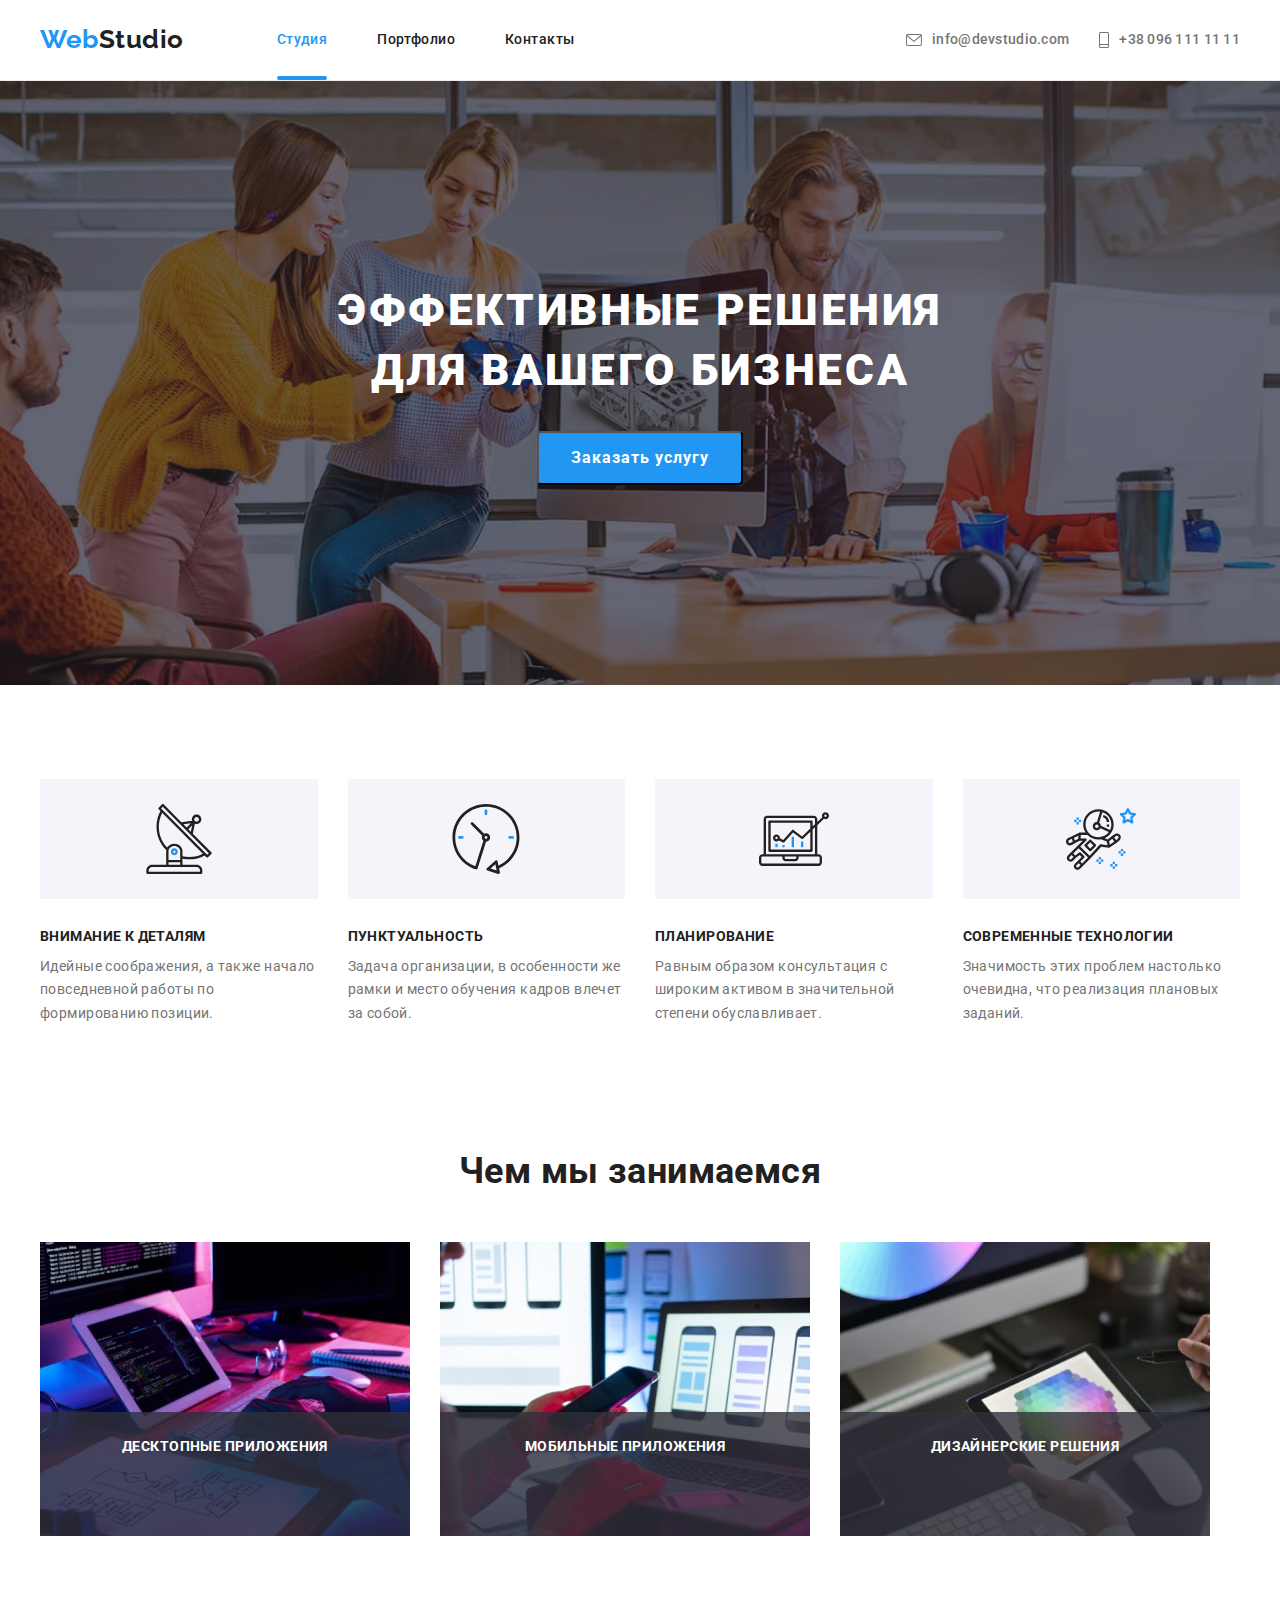
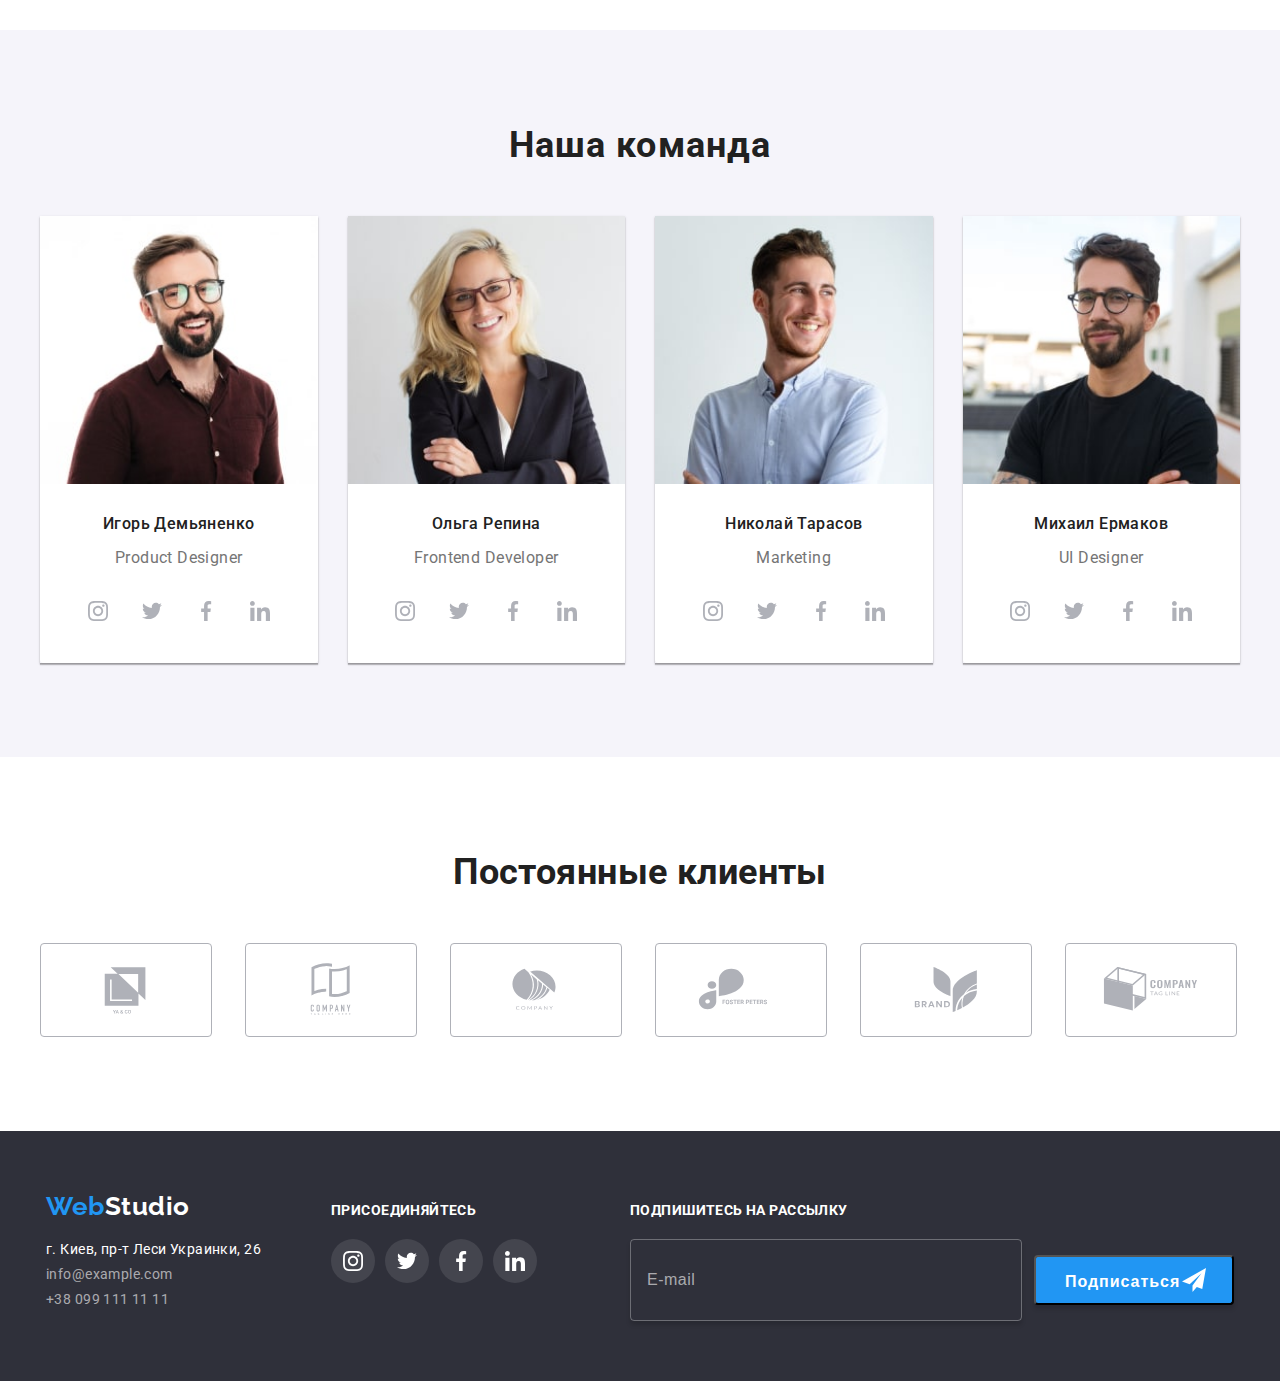
<file: index.html>
<!DOCTYPE html>
<html lang="ru">
  <head>
    <meta charset="UTF-8" />
    <meta name="viewport" content="width=device-width, initial-scale=1.0" />
    <title>Студия</title>
    <link
      rel="stylesheet"
      href="https://cdnjs.cloudflare.com/ajax/libs/modern-normalize/1.1.0/modern-normalize.min.css"
      integrity="sha512-wpPYUAdjBVSE4KJnH1VR1HeZfpl1ub8YT/NKx4PuQ5NmX2tKuGu6U/JRp5y+Y8XG2tV+wKQpNHVUX03MfMFn9Q=="
      crossorigin="anonymous"
      referrerpolicy="no-referrer"
    />
    <link rel="stylesheet" href="./css/main.min.css" />
    <link rel="preconnect" href="https://fonts.googleapis.com" />
    <link rel="preconnect" href="https://fonts.gstatic.com" crossorigin />
    <link
      href="https://fonts.googleapis.com/css2?family=Raleway:wght@700&family=Roboto:wght@400;500;700;900&display=swap"
      rel="stylesheet"
    />
  </head>
  <body>
    <header class="header">
      <div class="container header-container">
        <a href="./index.html" class="logo">Web<span class="logo__studio">Studio</span></a>
        <nav class="header-nav">
            <ul class="list site-nav">
                <li class="item site-nav__item current">
                    <a href="./index.html" class="site-nav__link site-nav__link--active">Студия</a>    
                </li>
                <li class="item site-nav__item">
                    <a href="./portfolio.html" class="site-nav__link">Портфолио</a>
                </li>
                <li class="item site-nav__item">
                    <a href="link" class="site-nav__link">Контакты</a>
                </li>
            </ul>
        </nav>
        <ul class="list contact">
            <li class="item contact__item">
                <a href="mailto:info@devstudio.com" class="contact__link mail">
                    <svg class="contact__icon" width="16" height="12">
                        <use href="./images/icons.svg#letter"></use>
                    </svg>    
                info@devstudio.com
                </a>
            </li>
            <li class="item contact__item">
                <a href="tel:+380961111111" class="contact__link tel">
                    <svg class="contact__icon" width="10" height="16">
                        <use href="./images/icons.svg#tel"></use>
                    </svg>
                +38 096 111 11 11
                </a>
            </li>            
        </ul>
        <button type="button" class="menu-open-btn" data-menu-open>
          <svg
            class="menu-open-icon"
            width="24"
            height="16"
            aria-label="Переключатель мобильного меню"
          >
            <use href="./images/icons.svg#icon-nav-menu"></use>
          </svg>
        </button>
      </div>
      <div class="mob-menu is-hidden" data-menu>
        <div class="container mob-menu-container">
          <div class="mob-menu-top">
            <button type="button" class="menu-close-btn" data-menu-close>
              <svg class="menu-close-icon" width="19" height="19">
                <use href="./images/icons.svg#icon-naw-close"></use>
              </svg>
            </button>
            <ul class="list mob-menu-list">
              <li class="item mob-menu-list__item">
                  <a href="./index.html" class="mob-menu-list__link mob-menu-list__link--active">Студия</a>    
              </li>
              <li class="item mob-menu-list__item">
                  <a href="./portfolio.html" class="mob-menu-list__link">Портфолио</a>
              </li>
              <li class="item mob-menu-list__item">
                  <a href="link" class="mob-menu-list__link">Контакты</a>
              </li>
            </ul>
          </div>
          <div class="mob-menu-bottom">
            <ul class="list mob-contact">
              <li class="item mob-contact__item">
                <a href="tel:+380961111111" class="mob-contact__link-tel">
                +38 096 111 11 11
                </a>
              </li>
              <li class="item mob-contact__item">
                  <a href="mailto:info@devstudio.com" class="mob-contact__link-mail">   
                  info@devstudio.com
                  </a>
              </li> 
            </ul>
            <ul class="list mob-social">
              <li class="item mob-social__item">
                <a class="link mob-social__link" href="" target="_blank" rel="noopener noreferrer">Instagram</a>
              </li>
              <li class="item mob-social__item">
                <a class="link mob-social__link" href="" target="_blank" rel="noopener noreferrer">Twitter</a>
              </li>
              <li class="item mob-social__item">
                <a class="link mob-social__link" href="" target="_blank" rel="noopener noreferrer">Facebook</a>
              </li>
              <li class="item mob-social__item">
                <a class="link mob-social__link" href="" target="_blank" rel="noopener noreferrer">LinkedIn</a>
              </li>
            </ul>
          </div>
        </div>
      </div>
  </header>
    <main>
      <section class="hero">
        <div class="container hero-container">
          <h1 class="hero__title">ЭФФЕКТИВНЫЕ РЕШЕНИЯ ДЛЯ ВАШЕГО БИЗНЕСА</h1>
          <button class="hero__btn" type="button" data-modal-open>
            Заказать услугу
          </button>
        </div>
      </section>
      <section class="feature">
        <div class="container feature-container">
          <h2 class="feature__title visually-hidden">Особенности</h2>
          <ul class="list feature__list">
            <li class="item feature__item icon-antenna">
              <div class="feature__thumb">
                <svg class="feature__icon" width="70" height="70">
                  <use href="./images/icons.svg#antenna"></use>
                </svg>
              </div>
              <h3 class="feature__title-item">ВНИМАНИЕ К ДЕТАЛЯМ</h3>
              <p class="feature__text">
                Идейные соображения, а также начало повседневной работы по
                формированию позиции.
              </p>
            </li>
            <li class="item feature__item icon-clock">
              <div class="feature__thumb">
                <svg class="feature__icon" width="70" height="70">
                  <use href="./images/icons.svg#clock"></use>
                </svg>
              </div>
              <h3 class="feature__title-item">ПУНКТУАЛЬНОСТЬ</h3>
              <p class="feature__text">
                Задача организации, в особенности же рамки и место обучения
                кадров влечет за собой.
              </p>
            </li>
            <li class="item feature__item icon-diagram">
              <div class="feature__thumb">
                <svg class="feature__icon" width="70" height="70">
                  <use href="./images/icons.svg#diagram"></use>
                </svg>
              </div>
              <h3 class="feature__title-item">ПЛАНИРОВАНИЕ</h3>
              <p class="feature__text">
                Равным образом консультация с широким активом в значительной
                степени обуславливает.
              </p>
            </li>
            <li class="item feature__item icon-astronaut">
              <div class="feature__thumb">
                <svg class="feature__icon" width="70" height="70">
                  <use href="./images/icons.svg#astronaut"></use>
                </svg>
              </div>
              <h3 class="feature__title-item">СОВРЕМЕННЫЕ ТЕХНОЛОГИИ</h3>
              <p class="feature__text">
                Значимость этих проблем настолько очевидна, что реализация
                плановых заданий.
              </p>
            </li>
          </ul>
        </div>
      </section>
      <section class="works">
        <div class="container">
          <h2 class="works__title">Чем мы занимаемся</h2>
          <ul class="list works__list">
            <li class="item works__item">
              <div class="works__thumb">
                <img
                  srcset="
                    ./images/works/desktop-1x.jpg 1x,
                    ./images/works/desktop-2x.jpg 2x
                  "
                  src="./images/works/desktop-1x.jpg"
                  alt="создание веб-страниц"
                  width="370"
                  height="294"
                />
                <p class="works__text">ДЕСКТОПНЫЕ ПРИЛОЖЕНИЯ</p>
              </div>
            </li>
            <li class="item works__item">
              <div class="works__thumb">
                <img
                  srcset="
                    ./images/works/mobile-1x.jpg 1x,
                    ./images/works/mobile-2x.jpg 2x
                  "
                  src="./images/works/mobile-1x.jpg"
                  alt="создание мобильных приложений"
                  width="370"
                  height="294"
                />
                <p class="works__text">МОБИЛЬНЫЕ ПРИЛОЖЕНИЯ</p>
              </div>
            </li>
            <li class="item works__item">
              <div class="works__thumb">
                <img
                  srcset="
                    ./images/works/designer-1x.jpg 1x,
                    ./images/works/designer-2x.jpg 2x
                  "
                  src="./images/works/designer-1x.jpg"
                  alt="визуализация приложений"
                  width="370"
                  height="294"
                />
                <p class="works__text">ДИЗАЙНЕРСКИЕ РЕШЕНИЯ</p>
              </div>
            </li>
          </ul>
        </div>
      </section>
      <section class="team">
        <div class="container">
          <h2 class="team__title">Наша команда</h2>
          <ul class="list team-list">
            <li class="item team-list__item">
              <img
                srcset="
                  ./images/team/igor-desk-1x-min.jpg 270w,
                  ./images/team/igor-tab-1x-min.jpg  354w,
                  ./images/team/igor-mob-1x-min.jpg  450w,
                  ./images/team/igor-desk-2x-min.jpg 540w,
                  ./images/team/igor-tab-2x-min.jpg  708w,
                  ./images/team/igor-mob-2x-min.jpg  900w
                "
                sizes="(min-width: 1200px) 270px, (min-width: 768px) 354px, (min-width: 480px) 450px, 100vw"
                src="./images/team/igor-desk-1x-min.jpg"
                alt="мужчина в очках и бордовой рубашке"
                width="270"
                height="260"
              />
              <div class="team-list__card">
                <h3 class="team-list__member">Игорь Демьяненко</h3>
                <p class="team-list__text" lang="en">Product Designer</p>
                <ul class="list team-list__team-social socials">
                  <li class="socials__item">
                    <a href="" class="socials__link">
                      <svg class="socials__icon" width="20" height="20">
                        <use href="./images/icons.svg#instagram"></use>
                      </svg>
                    </a>
                  </li>
                  <li class="socials__item">
                    <a href="" class="socials__link">
                      <svg class="socials__icon" width="20" height="20">
                        <use href="./images/icons.svg#twitter"></use>
                      </svg>
                    </a>
                  </li>
                  <li class="socials__item">
                    <a href="" class="socials__link">
                      <svg class="socials__icon" width="20" height="20">
                        <use href="./images/icons.svg#facebook"></use>
                      </svg>
                    </a>
                  </li>
                  <li class="socials__item">
                    <a href="" class="socials__link">
                      <svg class="socials__icon" width="20" height="20">
                        <use href="./images/icons.svg#linkedin"></use>
                      </svg>
                    </a>
                  </li>
                </ul>
              </div>
            </li>
            <li class="item team-list__item">
              <img
                srcset="
                  ./images/team/olga-desk-1x-min.jpg 270w,
                  ./images/team/olga-tab-1x-min.jpg  354w,
                  ./images/team/olga-mob-1x-min.jpg  450w,
                  ./images/team/olga-desk-2x-min.jpg 540w,
                  ./images/team/olga-tab-2x-min.jpg  708w,
                  ./images/team/olga-mob-2x-min.jpg  900w
                "
                sizes="(min-width: 1200px) 270px, (min-width: 768px) 354px, (min-width: 480px) 450px, 100vw"
                src="./images/team/olga-desk-1x-min.jpg"
                alt="женщина в очках и темном пиджаке блондинка"
                width="270"
                height="260"
              />
              <div class="team-list__card">
                <h3 class="team-list__member">Ольга Репина</h3>
                <p class="team-list__text" lang="en">Frontend Developer</p>
                <ul class="list team-list__team-social socials">
                  <li class="socials__item">
                    <a href="" class="socials__link">
                      <svg class="socials__icon" width="20" height="20">
                        <use href="./images/icons.svg#instagram"></use>
                      </svg>
                    </a>
                  </li>
                  <li class="socials__item">
                    <a href="" class="socials__link">
                      <svg class="socials__icon" width="20" height="20">
                        <use href="./images/icons.svg#twitter"></use>
                      </svg>
                    </a>
                  </li>
                  <li class="socials__item">
                    <a href="" class="socials__link">
                      <svg class="socials__icon" width="20" height="20">
                        <use href="./images/icons.svg#facebook"></use>
                      </svg>
                    </a>
                  </li>
                  <li class="socials__item">
                    <a href="" class="socials__link">
                      <svg class="socials__icon" width="20" height="20">
                        <use href="./images/icons.svg#linkedin"></use>
                      </svg>
                    </a>
                  </li>
                </ul>
              </div>
            </li>
            <li class="item team-list__item">
              <img
                srcset="
                    ./images/team/nik-desk-1x-min.jpg 270w,
                    ./images/team/nik-tab-1x-min.jpg  354w,
                    ./images/team/nik-mob-1x-min.jpg  450w,
                    ./images/team/nik-desk-2x-min.jpg 540w,
                    ./images/team/nik-tab-2x-min.jpg  708w,
                    ./images/team/nik-mob-2x-min.jpg  900w
                    "
                sizes="(min-width: 1200px) 270px, (min-width: 768px) 354px, (min-width: 480px) 450px, 100vw"
                src="./images/team/nik-desk-1x-min.jpg"
                alt="мужчика в голубой рубашке"
                width="270"
                height="260"
              />
              <div class="team-list__card">
                <h3 class="team-list__member">Николай Тарасов</h3>
                <p class="team-list__text" lang="en">Marketing</p>
                <ul class="list team-list__team-social socials">
                  <li class="socials__item">
                    <a href="" class="socials__link">
                      <svg class="socials__icon" width="20" height="20">
                        <use href="./images/icons.svg#instagram"></use>
                      </svg>
                    </a>
                  </li>
                  <li class="socials__item">
                    <a href="" class="socials__link">
                      <svg class="socials__icon" width="20" height="20">
                        <use href="./images/icons.svg#twitter"></use>
                      </svg>
                    </a>
                  </li>
                  <li class="socials__item">
                    <a href="" class="socials__link">
                      <svg class="socials__icon" width="20" height="20">
                        <use href="./images/icons.svg#facebook"></use>
                      </svg>
                    </a>
                  </li>
                  <li class="socials__item">
                    <a href="" class="socials__link">
                      <svg class="socials__icon" width="20" height="20">
                        <use href="./images/icons.svg#linkedin"></use>
                      </svg>
                    </a>
                  </li>
                </ul>
              </div>
            </li>
            <li class="item team-list__item">
              <img
                srcset="
                        ./images/team/mih-desk-1x-min.jpg 270w,
                        ./images/team/mih-tab-1x-min.jpg  354w,
                        ./images/team/mih-mob-1x-min.jpg  450w,
                        ./images/team/mih-desk-2x-min.jpg 540w,
                        ./images/team/mih-tab-2x-min.jpg  708w,
                        ./images/team/mih-mob-2x-min.jpg  900w
                        "
                sizes="(min-width: 1200px) 270px, (min-width: 768px) 354px, (min-width: 480px) 450px, 100vw"
                src="./images/team/mih-desk-1x-min.jpg"
                alt="мужчика в очках и черной футболке"
                width="270"
                height="260"
              />
              <div class="team-list__card">
                <h3 class="team-list__member">Михаил Ермаков</h3>
                <p class="team-list__text" lang="en">UI Designer</p>
                <ul class="list team-list__team-social socials">
                  <li class="socials__item">
                    <a href="" class="socials__link">
                      <svg class="socials__icon" width="20" height="20">
                        <use href="./images/icons.svg#instagram"></use>
                      </svg>
                    </a>
                  </li>
                  <li class="socials__item">
                    <a href="" class="socials__link">
                      <svg class="socials__icon" width="20" height="20">
                        <use href="./images/icons.svg#twitter"></use>
                      </svg>
                    </a>
                  </li>
                  <li class="socials__item">
                    <a href="" class="socials__link">
                      <svg class="socials__icon" width="20" height="20">
                        <use href="./images/icons.svg#facebook"></use>
                      </svg>
                    </a>
                  </li>
                  <li class="socials__item">
                    <a href="" class="socials__link">
                      <svg class="socials__icon" width="20" height="20">
                        <use href="./images/icons.svg#linkedin"></use>
                      </svg>
                    </a>
                  </li>
                </ul>
              </div>
            </li>
          </ul>
        </div>
      </section>
      <section class="clients">
        <div class="container">
          <h2 class="clients__title">Постоянные клиенты</h2>
          <ul class="list clients__list">
            <li class="item clients__item">
              <a href="" class="clients__link">
                <svg class="client__icon" width="106" height="60">
                  <use href="./images/icons.svg#client1"></use>
                </svg>
              </a>
            </li>
            <li class="item clients__item">
              <a href="" class="clients__link">
                <svg class="client__icon" width="106" height="60">
                  <use href="./images/icons.svg#client2"></use>
                </svg>
              </a>
            </li>
            <li class="item clients__item">
              <a href="" class="clients__link">
                <svg class="client__icon" width="106" height="60">
                  <use href="./images/icons.svg#client3"></use>
                </svg>
              </a>
            </li>
            <li class="item clients__item">
              <a href="" class="clients__link">
                <svg class="client__icon" width="106" height="60">
                  <use href="./images/icons.svg#client4"></use>
                </svg>
              </a>
            </li>
            <li class="item clients__item">
              <a href="" class="clients__link">
                <svg class="client__icon" width="106" height="60">
                  <use href="./images/icons.svg#client5"></use>
                </svg>
              </a>
            </li>
            <li class="item clients__item">
              <a href="" class="clients__link">
                <svg class="client__icon" width="106" height="60">
                  <use href="./images/icons.svg#client6"></use>
                </svg>
              </a>
            </li>
          </ul>
        </div>
      </section>
    </main>
    <footer class="footer">
      <div class="container">
        <div class="footer__contacts f-contacts">
          <a href="./index.html" class="logo"
            >Web<span class="logo__studio logo__studio--inverse"
              >Studio</span
            ></a
          >
          <address>
            <span class="f-contacts__address"
              >г. Киев, пр-т Леси Украинки, 26</span
            >
            <ul class="list f-contacts__list">
              <li>
                <a href="mailto:info@example.com" class="f-contacts__mail"
                  >info@example.com</a
                >
              </li>
              <li class="f-contacts__item">
                <a href="tel:+380991111111" class="f-contacts__tel"
                  >+38 099 111 11 11</a
                >
              </li>
            </ul>
          </address>
        </div>
        <div class="footer__social f-social">
          <b class="f-social__text">ПРИСОЕДИНЯЙТЕСЬ</b>
          <ul class="list f-social__list">
            <li class="f-social__item">
              <a href="" class="f-social__link">
                <svg class="f-social__icon" width="20" height="20">
                  <use href="./images/icons.svg#instagram"></use>
                </svg>
              </a>
            </li>
            <li class="f-social__item">
              <a href="" class="f-social__link">
                <svg class="f-social__icon" width="20" height="20">
                  <use href="./images/icons.svg#twitter"></use>
                </svg>
              </a>
            </li>
            <li class="f-social__item">
              <a href="" class="f-social__link">
                <svg class="f-social__icon" width="20" height="20">
                  <use href="./images/icons.svg#facebook"></use>
                </svg>
              </a>
            </li>
            <li class="f-social__item">
              <a href="" class="f-social__link">
                <svg class="f-social__icon" width="20" height="20">
                  <use href="./images/icons.svg#linkedin"></use>
                </svg>
              </a>
            </li>
          </ul>
        </div>
        <div class="footer__modal signup">
          <b class="signup__text">ПОДПИШИТЕСЬ НА РАССЫЛКУ</b>
          <form action="#" name="signup_form">
            <div class="signup__thumb">
              <input
                type="text"
                name="user-email-footer"
                class="signup__input"
                placeholder="E-mail"
                required
              />
              <div class="signup__wrap">
                <button type="submit" class="signup__btn">Подписаться</button>
                <svg class="signup__icon" width="24" height="24">
                  <use href="./images/icons.svg#icon-send-ft"></use>
                </svg>
              </div>
            </div>
          </form>
        </div>
      </div>
    </footer>
    <div class="backdrop is-hidden" data-modal>
      <div class="modal">
        <button type="button" class="modal__close-btn" data-modal-close>
          <svg class="modal__close-icon" width="18" height="18">
            <use href="./images/icons.svg#close-black"></use>
          </svg>
        </button>
        <p class="modal__title">Оставьте свои данные, мы вам перезвоним</p>
        <form action="#" name="call-back_form">
          <div class="form">
            <label for="user-name" class="form__label">Имя</label>
            <div class="form__wrap">
              <input
                type="text"
                name="user-name"
                class="form__input"
                placeholder=""
                id="user-name"
                required
              />
              <svg class="form__icon" width="18" height="18">
                <use href="./images/icons.svg#person-modal"></use>
              </svg>
            </div>
          </div>
          <div class="form">
            <label for="user-tel" class="form__label">Телефон</label>
            <div class="form__wrap">
              <input
                type="tel"
                name="user-tel"
                class="form__input"
                placeholder=""
                id="user-tel"
                required
              />
              <svg class="form__icon" width="18" height="18">
                <use href="./images/icons.svg#phone-modal"></use>
              </svg>
            </div>
          </div>
          <div class="form">
            <label for="user-email" class="form__label">Почта</label>
            <div class="form__wrap">
              <input
                type="email"
                name="user-email"
                class="form__input"
                placeholder=""
                id="user-email"
              />
              <svg class="form__icon" width="18" height="18">
                <use href="./images/icons.svg#email-modal"></use>
              </svg>
            </div>
          </div>
          <div class="form">
            <label for="user-coment" class="form__label">Комментарий</label>
            <textarea
              name="user-coment"
              id="user-coment"
              class="form__input-coment"
              placeholder="Введите текст"
            ></textarea>
          </div>
          <div class="checkbox">
            <input
              type="checkbox"
              name="policy"
              id="policy"
              class="checkbox__check visually-hidden"
            />
            <label for="policy" class="checkbox__text">
              <span>
                <svg class="checkbox__icon" width="16" height="15">
                  <use href="./images/icons.svg#icon-check"></use>
                </svg>
              </span>
              Соглашаюсь с рассылкой и принимаю
              <a href="" class="checkbox__link">Условия договора</a>
            </label>
          </div>
          <button type="submit" class="submit-btn">Отправить</button>
        </form>
      </div>
    </div>
    <script src="./js/menu.js"></script>
    <script src="./js/modal.js"></script>
  </body>
</html>
</file>
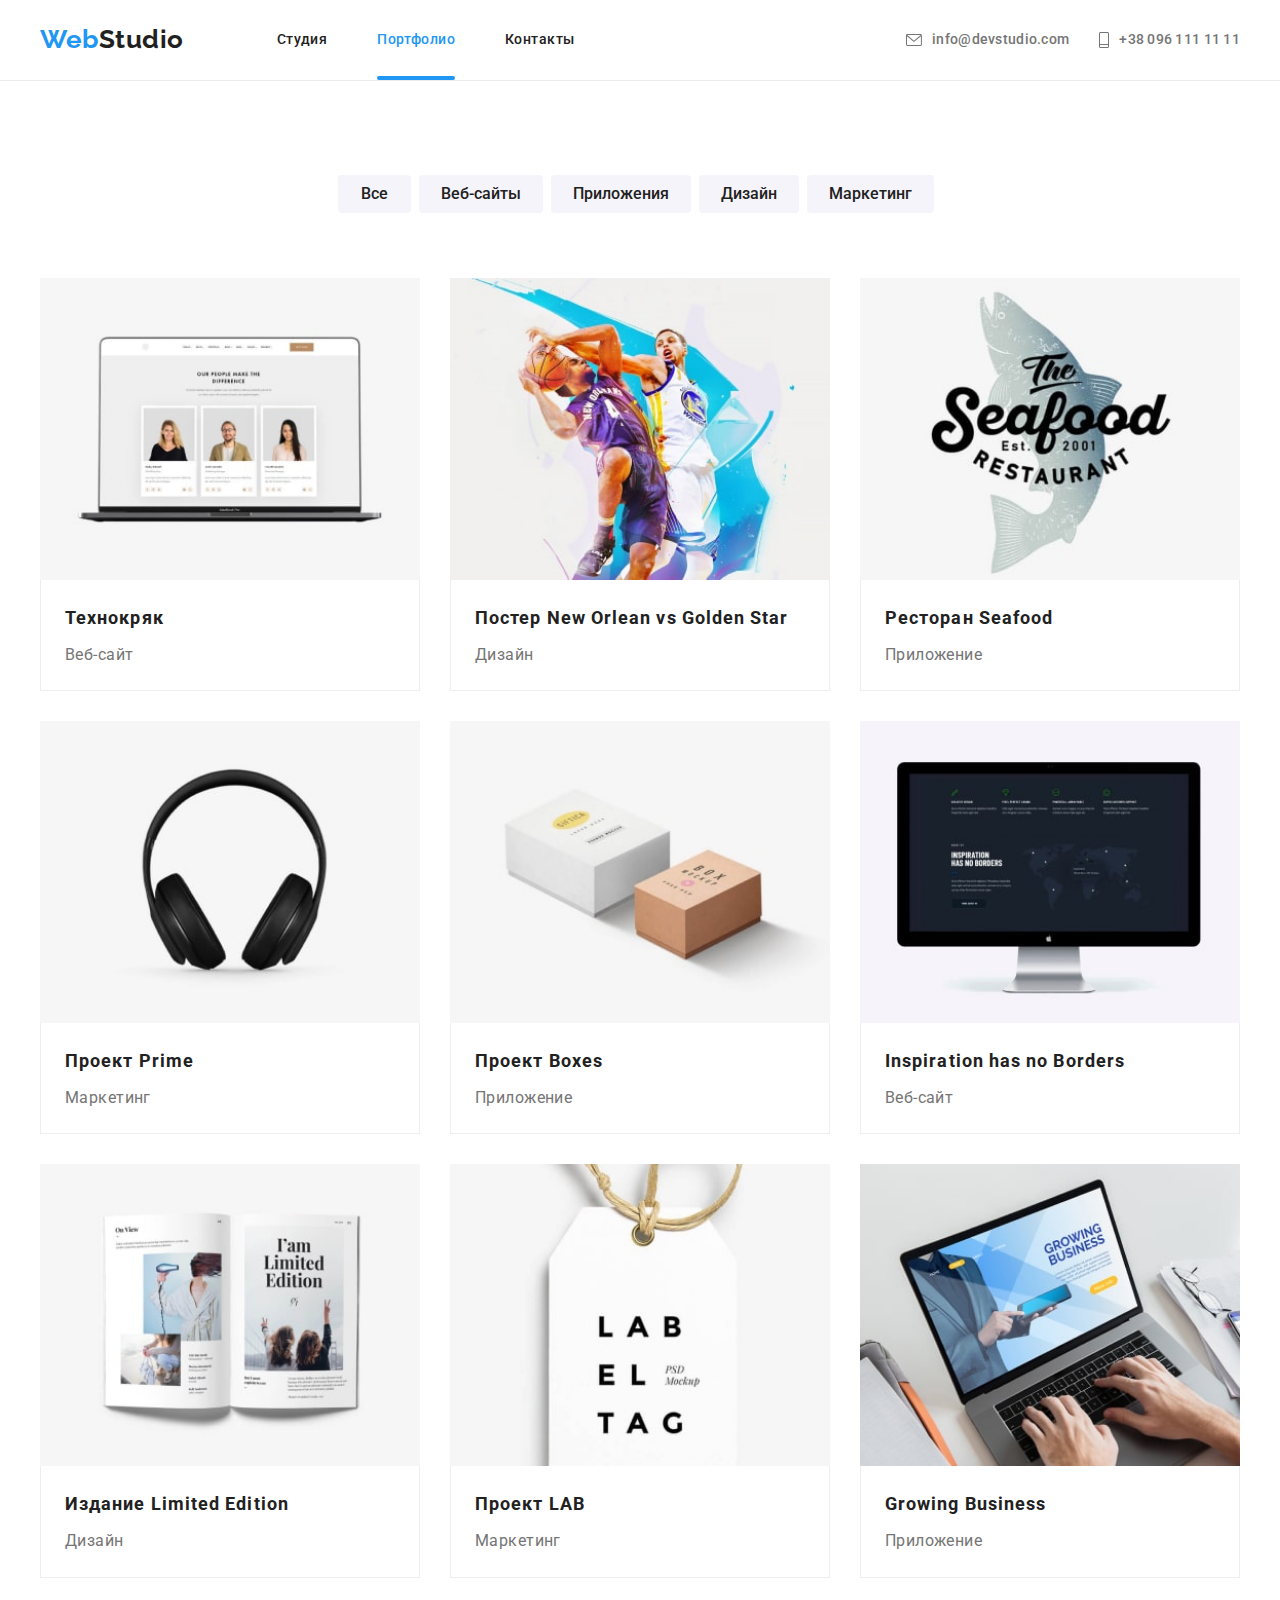
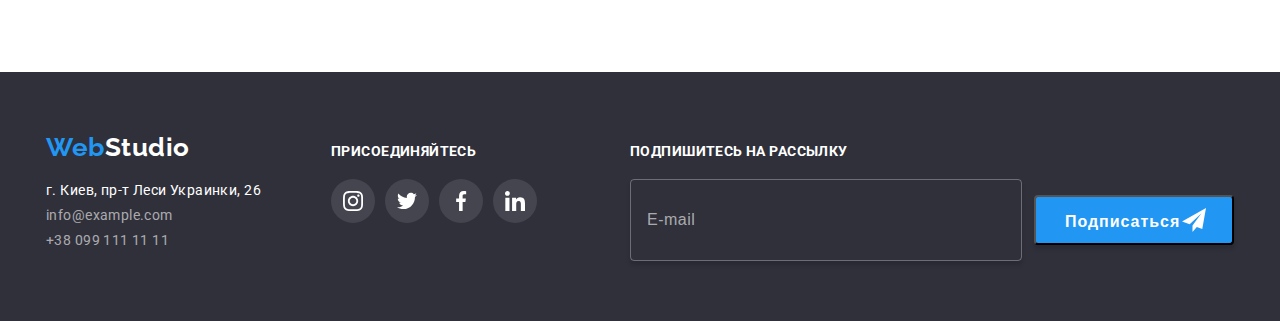
<file: portfolio.html>
<!DOCTYPE html>
<html lang="ru">
  <head>
    <meta charset="UTF-8" />
    <meta http-equiv="X-UA-Compatible" content="IE=edge" />
    <meta name="viewport" content="width=device-width, initial-scale=1.0" />
    <title>Портфолио</title>
    <link
      rel="stylesheet"
      href="https://cdnjs.cloudflare.com/ajax/libs/modern-normalize/1.1.0/modern-normalize.min.css"
      integrity="sha512-wpPYUAdjBVSE4KJnH1VR1HeZfpl1ub8YT/NKx4PuQ5NmX2tKuGu6U/JRp5y+Y8XG2tV+wKQpNHVUX03MfMFn9Q=="
      crossorigin="anonymous"
      referrerpolicy="no-referrer"
    />
    <link rel="stylesheet" href="./css/main.min.css" />
    <link rel="preconnect" href="https://fonts.gstatic.com" crossorigin />
    <link
      href="https://fonts.googleapis.com/css2?family=Raleway:wght@700&family=Roboto:wght@400;500;700;900&display=swap"
      rel="stylesheet"
    />
  </head>
  <body>
    <header class="header">
        <div class="container header-container">
          <a href="./index.html" class="logo">Web<span class="logo__studio">Studio</span></a>
          <nav class="header-nav">
              <ul class="list site-nav">
                  <li class="item site-nav__item">
                      <a href="./index.html" class="site-nav__link">Студия</a>    
                  </li>
                  <li class="item current site-nav__item">
                      <a href="./portfolio.html" class="site-nav__link site-nav__link--active">Портфолио</a>
                  </li>
                  <li class="item site-nav__item">
                      <a href="link" class="site-nav__link">Контакты</a>
                  </li>
              </ul>
          </nav>
          <ul class="list contact">
              <li class="item contact__item">
                  <a href="mailto:info@devstudio.com" class="contact__link mail">
                      <svg class="contact__icon" width="16" height="12">
                          <use href="./images/icons.svg#letter"></use>
                      </svg>    
                  info@devstudio.com
                  </a>
              </li>
              <li class="item contact__item">
                  <a href="tel:+380961111111" class="contact__link tel">
                      <svg class="contact__icon" width="10" height="16">
                          <use href="./images/icons.svg#tel"></use>
                      </svg>
                  +38 096 111 11 11
                  </a>
              </li>            
          </ul>
          <button type="button" class="menu-open-btn" data-menu-open>
            <svg
              class="menu-open-icon"
              width="24"
              height="16"
              aria-label="Переключатель мобильного меню"
            >
              <use href="./images/icons.svg#icon-nav-menu"></use>
            </svg>
          </button>
        </div>
        <div class="mob-menu is-hidden" data-menu>
          <div class="container mob-menu-container">
            <div class="mob-menu-top">
              <button type="button" class="menu-close-btn" data-menu-close>
                <svg class="menu-close-icon" width="19" height="19">
                  <use href="./images/icons.svg#icon-naw-close"></use>
                </svg>
              </button>
              <ul class="list mob-menu-list">
                <li class="item mob-menu-list__item">
                    <a href="./index.html" class="mob-menu-list__link">Студия</a>    
                </li>
                <li class="item mob-menu-list__item">
                    <a href="./portfolio.html" class="mob-menu-list__link mob-menu-list__link--active">Портфолио</a>
                </li>
                <li class="item mob-menu-list__item">
                    <a href="link" class="mob-menu-list__link">Контакты</a>
                </li>
              </ul>
            </div>
            <div class="mob-menu-bottom">
              <ul class="list mob-contact">
                <li class="item mob-contact__item">
                  <a href="tel:+380961111111" class="mob-contact__link-tel">
                  +38 096 111 11 11
                  </a>
                </li>
                <li class="item mob-contact__item">
                    <a href="mailto:info@devstudio.com" class="mob-contact__link-mail">   
                    info@devstudio.com
                    </a>
                </li> 
              </ul>
              <ul class="list mob-social">
                <li class="item mob-social__item">
                  <a class="link mob-social__link" href="" target="_blank" rel="noopener noreferrer">Instagram</a>
                </li>
                <li class="item mob-social__item">
                  <a class="link mob-social__link" href="" target="_blank" rel="noopener noreferrer">Twitter</a>
                </li>
                <li class="item mob-social__item">
                  <a class="link mob-social__link" href="" target="_blank" rel="noopener noreferrer">Facebook</a>
                </li>
                <li class="item mob-social__item">
                  <a class="link mob-social__link" href="" target="_blank" rel="noopener noreferrer">LinkedIn</a>
                </li>
              </ul>
            </div>
          </div>
        </div>
    </header>
    <main>
      <section class="portfolio">
        <div class="container portfolio-container">
          <h1 class="portfolio__title visually-hidden">Портфолио</h1>
          <ul class="list portfolio__list">
            <li class="portfolio__item">
              <button class="portfolio__btn" type="button">Все</button>
            </li>
            <li class="portfolio__item">
              <button class="portfolio__btn" type="button">Веб-сайты</button>
            </li>
            <li class="portfolio__item">
              <button class="portfolio__btn" type="button">Приложения</button>
            </li>
            <li class="portfolio__item">
              <button class="portfolio__btn" type="button">Дизайн</button>
            </li>
            <li class="portfolio__item">
              <button class="portfolio__btn" type="button">Маркетинг</button>
            </li>
          </ul>
          <ul class="list gallery">
            <li class="item gallery__item">
              <a href="" class="gallery__link">
                <div class="card-thumb">
                  <img
                    srcset="
                    ./images/portfolio/img1-tab-1x-min.jpg 354w,
                    ./images/portfolio/img1-desk-1x-min.jpg 370w,
                    ./images/portfolio/img1-mob-1x-min.jpg 450w,
                    ./images/portfolio/img1-tab-2x-min.jpg 708w,
                    ./images/portfolio/img1-desk-2x-min.jpg 740w,
                    ./images/portfolio/img1-mob-2x-min.jpg 900w
                    "
                    sizes="(min-width: 1200px) 370px, (min-width: 768px) 354px, (min-width: 480px) 450px, 100vw"
                    src="./images/portfolio/img1-tab-1x-min.jpg"
                    alt="Технокряк"
                    width="370"
                    height="294"
                  />
                  <p class="card-thumb__text">
                    Технокряк это современная площадка распространения
                    коронавируса. Компании используют эту платформу для
                    цифрового шпионажа и атак на защищённые сервера конкурентов.
                  </p>
                </div>
                <div class="card-content">
                  <h2 class="card-contentt__title">Технокряк</h2>
                  <p class="card-contentt__text">Веб-сайт</p>
                </div>
              </a>
            </li>
            <li class="item gallery__item">
              <a href="" class="gallery__link">
                <div class="card-thumb">
                  <img
                    srcset="
                    ./images/portfolio/img2-tab-1x-min.jpg 354w,
                    ./images/portfolio/img2-desk-1x-min.jpg 370w,
                    ./images/portfolio/img2-mob-1x-min.jpg 450w,
                    ./images/portfolio/img2-tab-2x-min.jpg 708w,
                    ./images/portfolio/img2-desk-2x-min.jpg 740w,
                    ./images/portfolio/img2-mob-2x-min.jpg 900w
                    "
                    sizes="(min-width: 1200px) 370px, (min-width: 768px) 354px, (min-width: 480px) 450px, 100vw"
                    src="./images/portfolio/img2-tab-1x-min.jpg"
                    alt="Постер"
                    width="370"
                    height="294"
                  />
                  <p class="card-thumb__text">
                    Технокряк это современная площадка распространения
                    коронавируса. Компании используют эту платформу для
                    цифрового шпионажа и атак на защищённые сервера конкурентов.
                  </p>
                </div>
                <div class="card-content">
                  <h2 class="card-contentt__title">
                    Постер New Orlean vs Golden Star
                  </h2>
                  <p class="card-contentt__text">Дизайн</p>
                </div>
              </a>
            </li>
            <li class="item gallery__item">
              <a href="" class="gallery__link">
                <div class="card-thumb">
                  <img
                    srcset="
                    ./images/portfolio/img3-tab-1x-min.jpg 354w,
                    ./images/portfolio/img3-desk-1x-min.jpg 370w,
                    ./images/portfolio/img3-mob-1x-min.jpg 450w,
                    ./images/portfolio/img3-tab-2x-min.jpg 708w,
                    ./images/portfolio/img3-desk-2x-min.jpg 740w,
                    ./images/portfolio/img3-mob-2x-min.jpg 900w
                    "
                    sizes="(min-width: 1200px) 370px, (min-width: 768px) 354px, (min-width: 480px) 450px, 100vw"
                    src="./images/portfolio/img3-tab-1x-min.jpg"
                    alt="Ресторан Seafood"
                    width="370"
                    height="294"
                  />
                  <p class="card-thumb__text">
                    Технокряк это современная площадка распространения
                    коронавируса. Компании используют эту платформу для
                    цифрового шпионажа и атак на защищённые сервера конкурентов.
                  </p>
                </div>
                <div class="card-content">
                  <h2 class="card-contentt__title">Ресторан Seafood</h2>
                  <p class="card-contentt__text">Приложение</p>
                </div>
              </a>
            </li>
            <li class="item gallery__item">
              <a href="" class="gallery__link">
                <div class="card-thumb">
                  <img
                    srcset="
                    ./images/portfolio/img4-tab-1x-min.jpg 354w,
                    ./images/portfolio/img4-desk-1x-min.jpg 370w,
                    ./images/portfolio/img4-mob-1x-min.jpg 450w,
                    ./images/portfolio/img4-tab-2x-min.jpg 708w,
                    ./images/portfolio/img4-desk-2x-min.jpg 740w,
                    ./images/portfolio/img4-mob-2x-min.jpg 900w
                    "
                    sizes="(min-width: 1200px) 370px, (min-width: 768px) 354px, (min-width: 480px) 450px, 100vw"
                    src="./images/portfolio/img4-tab-1x-min.jpg"
                    alt="Проект Prime"
                    width="370"
                    height="294"
                  />
                  <p class="card-thumb__text">
                    Технокряк это современная площадка распространения
                    коронавируса. Компании используют эту платформу для
                    цифрового шпионажа и атак на защищённые сервера конкурентов.
                  </p>
                </div>
                <div class="card-content">
                  <h2 class="card-contentt__title">Проект Prime</h2>
                  <p class="card-contentt__text">Маркетинг</p>
                </div>
              </a>
            </li>
            <li class="item gallery__item">
              <a href="" class="gallery__link">
                <div class="card-thumb">
                  <img
                    srcset="
                    ./images/portfolio/img5-tab-1x-min.jpg 354w,
                    ./images/portfolio/img5-desk-1x-min.jpg 370w,
                    ./images/portfolio/img5-mob-1x-min.jpg 450w,
                    ./images/portfolio/img5-tab-2x-min.jpg 708w,
                    ./images/portfolio/img5-desk-2x-min.jpg 740w,
                    ./images/portfolio/img5-mob-2x-min.jpg 900w
                    "
                    sizes="(min-width: 1200px) 370px, (min-width: 768px) 354px, (min-width: 480px) 450px, 100vw"
                    src="./images/portfolio/img5-tab-1x-min.jpg"
                    alt="Проект Boxes"
                    width="370"
                    height="294"
                  />
                  <p class="card-thumb__text">
                    Технокряк это современная площадка распространения
                    коронавируса. Компании используют эту платформу для
                    цифрового шпионажа и атак на защищённые сервера конкурентов.
                  </p>
                </div>
                <div class="card-content">
                  <h2 class="card-contentt__title">Проект Boxes</h2>
                  <p class="card-contentt__text">Приложение</p>
                </div>
              </a>
            </li>
            <li class="item gallery__item">
              <a href="" class="gallery__link">
                <div class="card-thumb">
                  <img
                    srcset="
                    ./images/portfolio/img6-tab-1x-min.jpg 354w,
                    ./images/portfolio/img6-desk-1x-min.jpg 370w,
                    ./images/portfolio/img6-mob-1x-min.jpg 450w,
                    ./images/portfolio/img6-tab-2x-min.jpg 708w,
                    ./images/portfolio/img6-desk-2x-min.jpg 740w,
                    ./images/portfolio/img6-mob-2x-min.jpg 900w
                    "
                    sizes="(min-width: 1200px) 370px, (min-width: 768px) 354px, (min-width: 480px) 450px, 100vw"
                    src="./images/portfolio/img6-tab-1x-min.jpg"
                    alt="Inspiration has no Borders"
                    width="370"
                    height="294"
                  />
                  <p class="card-thumb__text">
                    Технокряк это современная площадка распространения
                    коронавируса. Компании используют эту платформу для
                    цифрового шпионажа и атак на защищённые сервера конкурентов.
                  </p>
                </div>
                <div class="card-content">
                  <h2 class="card-contentt__title" lang="ru">
                    Inspiration has no Borders
                  </h2>
                  <p class="card-contentt__text">Веб-сайт</p>
                </div>
              </a>
            </li>
            <li class="item gallery__item">
              <a href="" class="gallery__link">
                <div class="card-thumb">
                  <img
                    srcset="
                    ./images/portfolio/img7-tab-1x-min.jpg 354w,
                    ./images/portfolio/img7-desk-1x-min.jpg 370w,
                    ./images/portfolio/img7-mob-1x-min.jpg 450w,
                    ./images/portfolio/img7-tab-2x-min.jpg 708w,
                    ./images/portfolio/img7-desk-2x-min.jpg 740w,
                    ./images/portfolio/img7-mob-2x-min.jpg 900w
                    "
                    sizes="(min-width: 1200px) 370px, (min-width: 768px) 354px, (min-width: 480px) 450px, 100vw"
                    src="./images/portfolio/img7-tab-1x-min.jpg"
                    alt="Издание Limited Edition"
                    width="370"
                    height="294"
                  />
                  <p class="card-thumb__text">
                    Технокряк это современная площадка распространения
                    коронавируса. Компании используют эту платформу для
                    цифрового шпионажа и атак на защищённые сервера конкурентов.
                  </p>
                </div>
                <div class="card-content">
                  <h2 class="card-contentt__title">Издание Limited Edition</h2>
                  <p class="card-contentt__text">Дизайн</p>
                </div>
              </a>
            </li>
            <li class="item gallery__item">
              <a href="" class="gallery__link">
                <div class="card-thumb">
                  <img
                    srcset="
                    ./images/portfolio/img8-tab-1x-min.jpg 354w,
                    ./images/portfolio/img8-desk-1x-min.jpg 370w,
                    ./images/portfolio/img8-mob-1x-min.jpg 450w,
                    ./images/portfolio/img8-tab-2x-min.jpg 708w,
                    ./images/portfolio/img8-desk-2x-min.jpg 740w,
                    ./images/portfolio/img8-mob-2x-min.jpg 900w
                    "
                    sizes="(min-width: 1200px) 370px, (min-width: 768px) 354px, (min-width: 480px) 450px, 100vw"
                    src="./images/portfolio/img8-tab-1x-min.jpg"
                    alt="Проект LAB"
                    width="370"
                    height="294"
                  />
                  <p class="card-thumb__text">
                    Технокряк это современная площадка распространения
                    коронавируса. Компании используют эту платформу для
                    цифрового шпионажа и атак на защищённые сервера конкурентов.
                  </p>
                </div>
                <div class="card-content">
                  <h2 class="card-contentt__title">Проект LAB</h2>
                  <p class="card-contentt__text">Маркетинг</p>
                </div>
              </a>
            </li>
            <li class="item gallery__item">
              <a href="" class="gallery__link">
                <div class="card-thumb">
                  <img
                    srcset="
                    ./images/portfolio/img9-tab-1x-min.jpg 354w,
                    ./images/portfolio/img9-desk-1x-min.jpg 370w,
                    ./images/portfolio/img9-mob-1x-min.jpg 450w,
                    ./images/portfolio/img9-tab-2x-min.jpg 708w,
                    ./images/portfolio/img9-desk-2x-min.jpg 740w,
                    ./images/portfolio/img9-mob-2x-min.jpg 900w
                    "
                    sizes="(min-width: 1200px) 370px, (min-width: 768px) 354px, (min-width: 480px) 450px, 100vw"
                    src="./images/portfolio/img9-tab-1x-min.jpg"
                    alt="Growing Business"
                    width="370"
                    height="294"
                  />
                  <p class="card-thumb__text">
                    Технокряк это современная площадка распространения
                    коронавируса. Компании используют эту платформу для
                    цифрового шпионажа и атак на защищённые сервера конкурентов.
                  </p>
                </div>
                <div class="card-content">
                  <h2 class="card-contentt__title" lang="ru">
                    Growing Business
                  </h2>
                  <p class="card-contentt__text">Приложение</p>
                </div>
              </a>
            </li>
          </ul>
        </div>
      </section>
    </main>
    <footer class="footer">
      <div class="container">
        <div class="footer__contacts f-contacts">
          <a href="./index.html" class="logo"
            >Web<span class="logo__studio logo__studio--inverse"
              >Studio</span
            ></a
          >
          <address>
            <span class="f-contacts__address"
              >г. Киев, пр-т Леси Украинки, 26</span
            >
            <ul class="list f-contacts__list">
              <li>
                <a href="mailto:info@example.com" class="f-contacts__mail"
                  >info@example.com</a
                >
              </li>
              <li class="f-contacts__item">
                <a href="tel:+380991111111" class="f-contacts__tel"
                  >+38 099 111 11 11</a
                >
              </li>
            </ul>
          </address>
        </div>
        <div class="footer__social f-social">
          <b class="f-social__text">ПРИСОЕДИНЯЙТЕСЬ</b>
          <ul class="list f-social__list">
            <li class="f-social__item">
              <a href="" class="f-social__link">
                <svg class="f-social__icon" width="20" height="20">
                  <use href="./images/icons.svg#instagram"></use>
                </svg>
              </a>
            </li>
            <li class="f-social__item">
              <a href="" class="f-social__link">
                <svg class="f-social__icon" width="20" height="20">
                  <use href="./images/icons.svg#twitter"></use>
                </svg>
              </a>
            </li>
            <li class="f-social__item">
              <a href="" class="f-social__link">
                <svg class="f-social__icon" width="20" height="20">
                  <use href="./images/icons.svg#facebook"></use>
                </svg>
              </a>
            </li>
            <li class="f-social__item">
              <a href="" class="f-social__link">
                <svg class="f-social__icon" width="20" height="20">
                  <use href="./images/icons.svg#linkedin"></use>
                </svg>
              </a>
            </li>
          </ul>
        </div>
        <div class="footer__modal signup">
          <b class="signup__text">ПОДПИШИТЕСЬ НА РАССЫЛКУ</b>
          <form action="#" name="signup_form">
            <div class="signup__thumb">
              <input
                type="text"
                name="user-email-footer"
                class="signup__input"
                placeholder="E-mail"
                required
              />
              <div class="signup__wrap">
                <button type="submit" class="signup__btn">Подписаться</button>
                <svg class="signup__icon" width="24" height="24">
                  <use href="./images/icons.svg#icon-send-ft"></use>
                </svg>
              </div>
            </div>
          </form>
        </div>
      </div>
    </footer>
    <script src="./js/menu.js"></script>
  </body>
</html>
</file>
<file: css/main.min.css>
:root{--brand-color: #2196F3;--text-color: #212121;--accent-color: #FFFFFF;--timing-function: cubic-bezier(0.4, 0, 0.2, 1)}.visually-hidden{position:absolute;white-space:nowrap;width:1px;height:1px;overflow:hidden;border:0;padding:0;clip:rect(0 0 0 0);-webkit-clip-path:inset(50%);clip-path:inset(50%);margin:-1px}p,h1,h2,h3,h4,h5,h6{margin:0}ul{margin:0;padding-left:0}img{display:block;width:100%;max-width:100%;height:auto}button{cursor:pointer}.list{list-style:none;list-style-type:none}a[href]{text-decoration:none}body{font-family:'Roboto', sans-serif;font-size:14px;line-height:1.14;letter-spacing:0.03em;background-color:var(--accent-color);color:var(--text-color);margin:0}body.modal-open{overflow:hidden}.logo{font-family:'Raleway', sans-serif;font-weight:700;font-size:26px;line-height:1.2;letter-spacing:0.02em;color:var(--brand-color);display:block}.logo__studio{color:var(--text-color)}.logo__studio--inverse{color:#ffffff}.header{border-bottom-width:1px;border-bottom-style:solid;border-bottom-color:#ececec;padding:10px 0}@media screen and (min-width: 768px){.header{padding:0}}.header-container{display:-webkit-box;display:-ms-flexbox;display:flex;-webkit-box-align:center;-ms-flex-align:center;align-items:center}.header-nav{display:none}@media screen and (min-width: 768px){.header-nav{display:-webkit-box;display:-ms-flexbox;display:flex;-webkit-box-align:center;-ms-flex-align:center;align-items:center}}.site-nav{display:-webkit-box;display:-ms-flexbox;display:flex;margin-left:88px}@media screen and (min-width: 1200px){.site-nav{margin-left:93px}}.site-nav__link{font-weight:500;font-size:14px;line-height:1.14;color:var(--text-color);padding:32px 0;display:block;-webkit-transition:color 250ms var(--timing-function);transition:color 250ms var(--timing-function);position:relative}.site-nav__link:hover,.site-nav__link:focus{color:var(--brand-color)}.site-nav__link--active{color:var(--brand-color)}.current a::after{content:"";width:100%;height:4px;border-radius:2px;background-color:var(--brand-color);position:absolute;left:0;bottom:0}.site-nav .item:not(:last-child){margin-right:50px}.contact{display:none}@media screen and (min-width: 768px){.contact{display:-webkit-box;display:-ms-flexbox;display:flex;-webkit-box-orient:vertical;-webkit-box-direction:normal;-ms-flex-direction:column;flex-direction:column;margin-left:auto}}@media screen and (min-width: 1200px){.contact{-webkit-box-orient:horizontal;-webkit-box-direction:normal;-ms-flex-direction:row;flex-direction:row;-webkit-box-pack:center;-ms-flex-pack:center;justify-content:center;-ms-flex-item-align:center;-ms-grid-row-align:center;align-self:center;padding:0}}@media screen and (min-width: 768px){.contact__item:not(:last-child){margin-bottom:10px}}@media screen and (min-width: 1200px){.contact__item:not(:last-child){margin-bottom:0;margin-right:30px}}.contact__link{font-weight:500;font-size:14px;line-height:1.14;letter-spacing:0.02em;color:#757575;display:-webkit-box;display:-ms-flexbox;display:flex;-webkit-box-align:center;-ms-flex-align:center;align-items:center}@media screen and (min-width: 1200px){.contact__link{padding:32px 0;-webkit-transition:color 250ms var(--timing-function);transition:color 250ms var(--timing-function)}.contact__link:hover,.contact__link:focus{color:var(--brand-color)}}.contact__icon{fill:currentColor;margin-right:10px}.menu-open-btn{width:40px;height:40px;margin-left:auto;background-color:transparent;border-color:transparent;color:var(--text-color);-webkit-transition:color 250ms var(--timing-function);transition:color 250ms var(--timing-function)}.menu-open-btn:hover,.menu-open-btn:focus{color:var(--brand-color)}@media screen and (min-width: 768px){.menu-open-btn{display:none}}.menu-open-icon,.menu-close-icon{fill:currentColor}.mob-menu{position:fixed;top:0;left:0;width:100vw;height:100vh;background-color:#ffffff;z-index:1;padding:48px 40px;-webkit-transform:translateX(0);transform:translateX(0);-webkit-transition:-webkit-transform 250ms var(--timing-function);transition:-webkit-transform 250ms var(--timing-function);transition:transform 250ms var(--timing-function);transition:transform 250ms var(--timing-function), -webkit-transform 250ms var(--timing-function)}.mob-menu .container{width:480px;height:100%;display:-webkit-box;display:-ms-flexbox;display:flex;-webkit-box-orient:vertical;-webkit-box-direction:normal;-ms-flex-direction:column;flex-direction:column;-webkit-box-pack:justify;-ms-flex-pack:justify;justify-content:space-between;padding:0;margin:0}.mob-menu.is-hidden{-webkit-transform:translateX(100%);transform:translateX(100%)}.menu-close-btn{position:absolute;top:10px;right:15px;display:block;width:40px;height:40px;margin-left:auto;background-color:transparent;border-color:transparent;color:var(--text-color);-webkit-transition:color 250ms var(--timing-function);transition:color 250ms var(--timing-function)}.menu-close-btn:hover,.menu-close-btn:focus{color:var(--brand-color)}.mob-menu-list__item:not(:last-child){margin-bottom:32px}.mob-menu-list__link{font-weight:500;font-size:40px;line-height:1.175;text-align:center;letter-spacing:0.02em;color:var(--text-color);position:relative}.mob-menu-list__link:hover,.mob-menu-list__link:focus{color:var(--brand-color)}.mob-menu-list__link--active{color:var(--brand-color)}.mob-menu-list__link--active:hover::after{content:"";width:100%;height:4px;border-radius:2px;background-color:var(--brand-color);position:absolute;left:0;bottom:0}.mob-contact__item:not(:last-child){margin-bottom:32px}.mob-contact__link-tel{font-weight:500;font-size:34px;line-height:1.17647;letter-spacing:0.02em;color:var(--brand-color)}@media screen and (max-width: 479px){.mob-contact__link-tel{font-size:24px;line-height:1.16667}}.mob-contact__link-mail{font-weight:500;font-size:24px;line-height:1.16667;letter-spacing:0.02em;color:#757575}.mob-social{margin-top:64px;margin-right:-20px;display:-webkit-box;display:-ms-flexbox;display:flex}@media screen and (max-width: 479px){.mob-social{width:100%}}.mob-social__item{margin-right:20px;position:relative}.mob-social__item:not(:last-child)::after{content:"";width:22px;height:0;border:1px solid rgba(33,33,33,0.2);background-color:rgba(33,33,33,0.2);position:absolute;bottom:50%;-webkit-transform:rotate(90deg);transform:rotate(90deg)}@media screen and (max-width: 479px){.mob-social__item:not(:last-child)::after{width:15px}}.mob-social__link{font-weight:500;font-size:18px;line-height:1.22222;letter-spacing:1.04;color:var(--brand-color)}@media screen and (max-width: 479px){.mob-social__link{font-size:11px}}.container{width:100%;padding-left:15px;padding-right:15px;margin:0 auto}@media screen and (min-width: 480px){.container{width:480px}}@media screen and (min-width: 768px){.container{width:768px}}@media screen and (min-width: 1200px){.container{width:1200px}}.hero{text-align:center;background:#2f303a;background-image:-webkit-gradient(linear, left top, right top, from(rgba(47,48,58,0.4)), to(rgba(47,48,58,0.4))),url(../images/hero/hero-bg-mob-1x.jpg);background-image:linear-gradient(to right, rgba(47,48,58,0.4), rgba(47,48,58,0.4)),url(../images/hero/hero-bg-mob-1x.jpg);background-repeat:no-repeat;background-position:center;background-size:cover;padding:118px 0}@media (min-device-pixel-ratio: 2), (-webkit-min-device-pixel-ratio: 2), (min-resolution: 192dpi), (min-resolution: 2dppx){.hero{background-image:-webkit-gradient(linear, left top, right top, from(rgba(47,48,58,0.4)), to(rgba(47,48,58,0.4))),url(../images/hero/hero-bg-mob-2x.jpg);background-image:linear-gradient(to right, rgba(47,48,58,0.4), rgba(47,48,58,0.4)),url(../images/hero/hero-bg-mob-2x.jpg)}}@media screen and (min-width: 768px){.hero{background-image:-webkit-gradient(linear, left top, right top, from(rgba(47,48,58,0.4)), to(rgba(47,48,58,0.4))),url(../images/hero/hero-bg-tab-1x.jpg);background-image:linear-gradient(to right, rgba(47,48,58,0.4), rgba(47,48,58,0.4)),url(../images/hero/hero-bg-tab-1x.jpg)}}@media screen and (min-width: 768px) and (min-device-pixel-ratio: 2), screen and (min-width: 768px) and (-webkit-min-device-pixel-ratio: 2), screen and (min-width: 768px) and (min-resolution: 192dpi), screen and (min-width: 768px) and (min-resolution: 2dppx){.hero{background-image:-webkit-gradient(linear, left top, right top, from(rgba(47,48,58,0.4)), to(rgba(47,48,58,0.4))),url(../images/hero/hero-bg-tab-2x.jpg);background-image:linear-gradient(to right, rgba(47,48,58,0.4), rgba(47,48,58,0.4)),url(../images/hero/hero-bg-tab-2x.jpg)}}@media screen and (min-width: 1200px){.hero{max-width:1600px;margin:auto;padding:200px 0;background-image:-webkit-gradient(linear, left top, right top, from(rgba(47,48,58,0.4)), to(rgba(47,48,58,0.4))),url(../images/hero/hero-bg-desk-1x.jpg);background-image:linear-gradient(to right, rgba(47,48,58,0.4), rgba(47,48,58,0.4)),url(../images/hero/hero-bg-desk-1x.jpg)}}@media screen and (min-width: 1200px) and (min-device-pixel-ratio: 2), screen and (min-width: 1200px) and (-webkit-min-device-pixel-ratio: 2), screen and (min-width: 1200px) and (min-resolution: 192dpi), screen and (min-width: 1200px) and (min-resolution: 2dppx){.hero{background-image:-webkit-gradient(linear, left top, right top, from(rgba(47,48,58,0.4)), to(rgba(47,48,58,0.4))),url(../images/hero/hero-bg-desk-2x.jpg);background-image:linear-gradient(to right, rgba(47,48,58,0.4), rgba(47,48,58,0.4)),url(../images/hero/hero-bg-desk-2x.jpg)}}.hero .hero__title{color:var(--accent-color);font-weight:900;font-size:26px;line-height:1.6;letter-spacing:0.06em;max-width:360px;margin-left:auto;margin-right:auto;margin-bottom:30px}@media screen and (min-width: 1200px){.hero .hero__title{max-width:696px;font-size:44px;line-height:1.36}}.hero .hero__btn{font-family:inherit;background:var(--brand-color);color:var(--accent-color);font-weight:700;font-size:16px;line-height:1.88;letter-spacing:0.06em;cursor:pointer;text-align:center;border-radius:4px;display:inline-block;min-width:200px;padding:10px 32px;-webkit-transition:background-color 250ms var(--timing-function);transition:background-color 250ms var(--timing-function)}.hero .hero__btn:hover,.hero .hero__btn:focus{background-color:#188ce8}.feature{padding-top:60px;padding-bottom:60px}@media screen and (min-width: 1200px){.feature{padding-top:94px;padding-bottom:94px}}.feature__list{margin-bottom:-30px}@media screen and (min-width: 768px){.feature__list{display:-webkit-box;display:-ms-flexbox;display:flex;-ms-flex-wrap:wrap;flex-wrap:wrap;margin-left:-30px}}@media screen and (min-width: 1200px){.feature__list{margin-bottom:0}}.feature__item{margin-bottom:30px}@media screen and (min-width: 768px){.feature__item{width:calc(100% / 2 - 30px);margin-left:30px}}@media screen and (min-width: 1200px){.feature__item{-ms-flex-preferred-size:calc((100% - 4 * 30px) / 4);flex-basis:calc((100% - 4 * 30px) / 4)}}.feature__thumb{background-color:#F5F4FA;height:120px;max-width:450px;margin-bottom:30px;display:-webkit-box;display:-ms-flexbox;display:flex;-webkit-box-pack:center;-ms-flex-pack:center;justify-content:center;-webkit-box-align:center;-ms-flex-align:center;align-items:center}.feature__icon{fill:var(--text-color)}.feature__title-item{font-weight:700;font-size:14px;line-height:1.14;text-transform:uppercase;text-align:center;color:var(--text-color);margin-top:0;margin-bottom:10px}@media screen and (min-width: 768px){.feature__title-item{text-align:left}}.feature__text{line-height:1.7;letter-spacing:0.03em;color:#757575}.works{padding-bottom:94px}@media screen and (max-width: 1200px){.works{display:none}}.works__title{font-weight:700;font-size:36px;line-height:1.17;text-align:center;margin-bottom:50px}.works__list{display:-webkit-box;display:-ms-flexbox;display:flex}.works__list .item{width:370px}.works__list .item:not(:last-child){margin-right:30px}.works__thumb{position:relative}.works__text{position:absolute;left:0;right:0;bottom:0;margin:0;padding:27px 0;font-weight:700;font-weight:bold;font-size:14px;line-height:1.14;text-align:center;text-transform:uppercase;letter-spacing:0.03em;color:var(--accent-color);background-color:rgba(47,48,58,0.8);height:70px}.team{background-color:#F5F4FA;padding-top:60px;padding-bottom:60px}@media screen and (min-width: 1200px){.team{padding-top:94px;padding-bottom:94px}}.team__title{font-weight:700;font-size:28px;line-height:1.18;letter-spacing:0.03em;text-align:center;margin-bottom:30px}@media screen and (min-width: 1200px){.team__title{font-size:36px;line-height:1.17;margin-bottom:50px}}.team-list{margin-bottom:-30px}@media screen and (min-width: 768px){.team-list{display:-webkit-box;display:-ms-flexbox;display:flex;-ms-flex-wrap:wrap;flex-wrap:wrap;margin-left:-30px}}@media screen and (min-width: 1200px){.team-list{margin-bottom:0}}.team-list__item{margin-bottom:30px;-webkit-box-shadow:0px 1px 3px rgba(0,0,0,0.12),0px 1px 1px rgba(0,0,0,0.14),0px 2px 1px rgba(0,0,0,0.2);box-shadow:0px 1px 3px rgba(0,0,0,0.12),0px 1px 1px rgba(0,0,0,0.14),0px 2px 1px rgba(0,0,0,0.2)}@media screen and (min-width: 480px){.team-list__item{width:450px}}@media screen and (min-width: 768px){.team-list__item{width:calc(100% / 2 - 30px);margin-left:30px}}@media screen and (min-width: 1200px){.team-list__item{width:calc(100% / 4 - 30px);margin-bottom:0}}.team-list__member{font-weight:500;font-size:16px;line-height:1.19;margin-bottom:10px}.team-list__text{font-weight:400;font-size:16px;line-height:1.9;color:#757575;margin-bottom:16px}.team-list__card{background-color:var(--accent-color);text-align:center;padding:30px 0;border-radius:0px 0px 4px 4px}.socials{display:-webkit-box;display:-ms-flexbox;display:flex;-webkit-box-pack:center;-ms-flex-pack:center;justify-content:center}.socials__item+.socials__item{margin-left:10px}.socials__link{width:44px;height:44px;background-color:var(--accent-color);display:-webkit-box;display:-ms-flexbox;display:flex;-webkit-box-pack:center;-ms-flex-pack:center;justify-content:center;-webkit-box-align:center;-ms-flex-align:center;align-items:center;border-radius:50%;color:#AFB1B8;-webkit-transition:background-color 250ms var(--timing-function),color 250ms var(--timing-function);transition:background-color 250ms var(--timing-function),color 250ms var(--timing-function)}.socials__link:hover,.socials__link:focus{background-color:var(--brand-color);color:var(--accent-color)}.socials__icon{fill:currentColor}.clients{padding:60px 0}@media screen and (min-width: 1200px){.clients{padding-top:94px;padding-bottom:94px}}.clients__title{font-weight:700;font-size:28px;line-height:1.18;text-align:center;margin-bottom:30px}@media screen and (min-width: 1200px){.clients__title{font-size:36px;line-height:1.17;margin-bottom:50px}}.clients__list{display:-webkit-box;display:-ms-flexbox;display:flex;-ms-flex-wrap:wrap;flex-wrap:wrap;margin-left:-30px;margin-bottom:-30px}@media screen and (min-width: 1200px){.clients__list{margin-bottom:0px}}.clients__item{width:calc(100% / 2 - 30px);margin-left:30px;margin-bottom:30px}@media screen and (min-width: 768px){.clients__item{width:calc(100% / 3 - 30px)}}@media screen and (min-width: 1200px){.clients__item{width:calc(100% / 6 - 30px);margin-bottom:0px}}.clients__link{width:100%;height:92px;border:1px solid #AFB1B8;border-radius:4px;display:-webkit-box;display:-ms-flexbox;display:flex;-webkit-box-pack:center;-ms-flex-pack:center;justify-content:center;-webkit-box-align:center;-ms-flex-align:center;align-items:center;color:#AFB1B8;-webkit-transition:border 250ms var(--timing-function),color 250ms var(--timing-function);transition:border 250ms var(--timing-function),color 250ms var(--timing-function)}.clients__link:hover,.clients__link:focus{border:1px solid #2196F3;color:var(--brand-color)}@media screen and (min-width: 768px){.clients__link{width:226px}}@media screen and (min-width: 1200px){.clients__link{width:170px}}.client__icon{fill:currentColor}.portfolio{padding:94px 0}.portfolio__list{display:-webkit-box;display:-ms-flexbox;display:flex;-ms-flex-wrap:wrap;flex-wrap:wrap;margin-bottom:40px}@media screen and (min-width: 768px){.portfolio__list{-webkit-box-pack:center;-ms-flex-pack:center;justify-content:center}}@media screen and (min-width: 1200px){.portfolio__list{margin-bottom:50px}}.portfolio__item{margin-right:8px;margin-bottom:15px}.portfolio__btn{font-family:inherit;font-weight:500;font-size:16px;line-height:1.6;background:#F5F4FA;color:var(--text-color);cursor:pointer;border:transparent;display:inline-block;min-width:73px;border-radius:4px;padding:6px 22px;-webkit-transition:background-color 250ms var(--timing-function),color 250ms var(--timing-function),-webkit-box-shadow 250ms var(--timing-function);transition:background-color 250ms var(--timing-function),color 250ms var(--timing-function),-webkit-box-shadow 250ms var(--timing-function);transition:background-color 250ms var(--timing-function),color 250ms var(--timing-function),box-shadow 250ms var(--timing-function);transition:background-color 250ms var(--timing-function),color 250ms var(--timing-function),box-shadow 250ms var(--timing-function),-webkit-box-shadow 250ms var(--timing-function)}.portfolio__btn:hover,.portfolio__btn:focus{background-color:var(--brand-color);color:var(--accent-color);-webkit-box-shadow:0px 3px 1px rgba(0,0,0,0.1),0px 1px 2px rgba(0,0,0,0.08),0px 2px 2px rgba(0,0,0,0.12);box-shadow:0px 3px 1px rgba(0,0,0,0.1),0px 1px 2px rgba(0,0,0,0.08),0px 2px 2px rgba(0,0,0,0.12)}.gallery{margin-bottom:-30px}@media screen and (min-width: 768px){.gallery{display:-webkit-box;display:-ms-flexbox;display:flex;-ms-flex-wrap:wrap;flex-wrap:wrap;margin-left:-30px}}.gallery__item{margin-bottom:30px}@media screen and (min-width: 480px){.gallery__item{width:450px}}@media screen and (min-width: 768px){.gallery__item{width:calc((100% - 2 * 30px) / 2);margin-left:30px}}@media screen and (min-width: 1200px){.gallery__item{width:calc((100% - 3 * 30px) / 3)}}.gallery__link{display:-webkit-box;display:-ms-flexbox;display:flex;-webkit-box-orient:vertical;-webkit-box-direction:normal;-ms-flex-direction:column;flex-direction:column;height:100%;-webkit-transition:-webkit-box-shadow 250ms var(--timing-function);transition:-webkit-box-shadow 250ms var(--timing-function);transition:box-shadow 250ms var(--timing-function);transition:box-shadow 250ms var(--timing-function), -webkit-box-shadow 250ms var(--timing-function)}.gallery__link:hover,.gallery__link:focus{-webkit-box-shadow:0px 1px 1px rgba(0,0,0,0.12),0px 4px 4px rgba(0,0,0,0.06),1px 4px 6px rgba(0,0,0,0.16);box-shadow:0px 1px 1px rgba(0,0,0,0.12),0px 4px 4px rgba(0,0,0,0.06),1px 4px 6px rgba(0,0,0,0.16)}.gallery__link:hover .card-thumb__text{-webkit-transform:translateY(0);transform:translateY(0)}@media screen and (min-width: 1200px){.gallery__link{display:block}}.card-thumb{position:relative;overflow:hidden}@media screen and (max-width: 479px){.card-thumb{width:100%}}.card-thumb__text{position:absolute;top:0;left:0;background-color:rgba(33,150,243,0.9);color:var(--accent-color);font-weight:normal;font-size:18px;line-height:1.56;letter-spacing:0.03em;padding:63px 24px;height:100%;-webkit-transform:translateY(100%);transform:translateY(100%);-webkit-transition:-webkit-transform 250ms var(--timing-function);transition:-webkit-transform 250ms var(--timing-function);transition:transform 250ms var(--timing-function);transition:transform 250ms var(--timing-function), -webkit-transform 250ms var(--timing-function);overflow:auto}@media screen and (max-width: 479px){.card-thumb__text{font-size:15px}}.card-content{border:1px solid #EEEEEE;border-top:none;padding:20px 24px;-webkit-box-flex:1;-ms-flex-positive:1;flex-grow:1}.card-contentt__title{font-weight:700;font-size:18px;line-height:2;letter-spacing:0.06em;color:var(--text-color)}.card-contentt__text{font-size:16px;line-height:1.9;color:#757575;margin-top:4px}.footer{background-color:#2F303A;padding-top:60px;padding-bottom:60px}@media screen and (min-width: 768px){.footer .container{display:-webkit-box;display:-ms-flexbox;display:flex;-webkit-box-align:baseline;-ms-flex-align:baseline;align-items:baseline;-ms-flex-wrap:wrap;flex-wrap:wrap;-webkit-box-pack:center;-ms-flex-pack:center;justify-content:center}}@media screen and (min-width: 1200px){.footer .container{-webkit-box-align:baseline;-ms-flex-align:baseline;align-items:baseline;-ms-flex-wrap:nowrap;flex-wrap:nowrap}}.footer__contacts{display:-webkit-box;display:-ms-flexbox;display:flex;-webkit-box-orient:vertical;-webkit-box-direction:normal;-ms-flex-direction:column;flex-direction:column;-webkit-box-align:center;-ms-flex-align:center;align-items:center;margin-bottom:60px}@media screen and (min-width: 768px){.footer__contacts{margin-right:165px;margin-bottom:0}}@media screen and (min-width: 1200px){.footer__contacts{display:inline;margin-bottom:0;margin-right:70px}}address{margin-top:20px}.f-contacts__address{color:var(--accent-color)}.f-contacts__mail,.f-contacts__tel{color:rgba(255,255,255,0.6);display:inline-block}.f-contacts__list{margin-top:9px;text-align:center}@media screen and (min-width: 1200px){.f-contacts__list{text-align:start}}.f-contacts__item{margin-top:9px}address{font-style:normal}@media screen and (min-width: 1200px){address{margin-top:20px}}.footer__social{margin-bottom:60px;text-align:center}@media screen and (min-width: 768px){.footer__social{margin-bottom:0}}@media screen and (min-width: 1200px){.footer__social{text-align:start;margin-right:93px;margin-bottom:0}}.f-social__text,.signup__text{font-weight:700;font-size:14px;line-height:1.14;letter-spacing:0.03em;color:var(--accent-color);margin-left:auto;margin-right:auto}@media screen and (min-width: 1200px){.f-social__text,.signup__text{margin:0}}.f-social__list{display:-webkit-box;display:-ms-flexbox;display:flex;-webkit-box-pack:center;-ms-flex-pack:center;justify-content:center;-webkit-box-align:center;-ms-flex-align:center;align-items:center;margin-top:20px}.f-social__item+.f-social__item{margin-left:10px}.f-social__link{width:44px;height:44px;background-color:rgba(255,255,255,0.1);display:-webkit-box;display:-ms-flexbox;display:flex;-webkit-box-pack:center;-ms-flex-pack:center;justify-content:center;-webkit-box-align:center;-ms-flex-align:center;align-items:center;border-radius:50%;-webkit-transition:background-color 250ms var(--timing-function);transition:background-color 250ms var(--timing-function)}.f-social__link:hover,.f-social__link:focus{background-color:var(--brand-color)}.f-social__icon{fill:var(--accent-color)}.signup{display:-webkit-box;display:-ms-flexbox;display:flex;-webkit-box-orient:vertical;-webkit-box-direction:normal;-ms-flex-direction:column;flex-direction:column;margin-top:60px}@media screen and (min-width: 1200px){.signup{display:-webkit-inline-box;display:-ms-inline-flexbox;display:inline-flex;margin-top:0}}.signup__thumb{display:-webkit-box;display:-ms-flexbox;display:flex;-webkit-box-orient:vertical;-webkit-box-direction:normal;-ms-flex-direction:column;flex-direction:column;margin-top:20px}@media screen and (min-width: 1200px){.signup__thumb{-webkit-box-orient:horizontal;-webkit-box-direction:normal;-ms-flex-direction:row;flex-direction:row;-webkit-box-pack:center;-ms-flex-pack:center;justify-content:center;-webkit-box-align:center;-ms-flex-align:center;align-items:center}}.signup__input{max-width:450px;height:50px;border:1px solid rgba(255,255,255,0.3);border-radius:4px;-webkit-box-shadow:0px 4px 4px rgba(0,0,0,0.15);box-shadow:0px 4px 4px rgba(0,0,0,0.15);background-color:transparent;color:var(--accent-color);padding:15px 16px;margin-bottom:20px;outline:none;-webkit-transition:border-color 250ms var(--timing-function);transition:border-color 250ms var(--timing-function)}.signup__input:focus{border-color:var(--brand-color)}@media screen and (min-width: 768px){.signup__input{width:450px}}@media screen and (min-width: 1200px){.signup__input{width:358px;margin-right:12px;margin-bottom:0}}.signup__input::-webkit-input-placeholder{font-weight:normal;font-size:16px;line-height:1.25;letter-spacing:0.03em;color:rgba(255,255,255,0.6)}.signup__input:-ms-input-placeholder{font-weight:normal;font-size:16px;line-height:1.25;letter-spacing:0.03em;color:rgba(255,255,255,0.6)}.signup__input::-ms-input-placeholder{font-weight:normal;font-size:16px;line-height:1.25;letter-spacing:0.03em;color:rgba(255,255,255,0.6)}.signup__input::placeholder{font-weight:normal;font-size:16px;line-height:1.25;letter-spacing:0.03em;color:rgba(255,255,255,0.6)}.signup__wrap{text-align:center;position:relative}@media screen and (min-width: 1200px){.signup__wrap{text-align:start}}.signup__btn{background-color:var(--brand-color);-webkit-box-shadow:0px 4px 4px rgba(0,0,0,0.15);box-shadow:0px 4px 4px rgba(0,0,0,0.15);border-radius:4px;color:var(--accent-color);font-weight:700;font-size:16px;line-height:1.88;letter-spacing:0.06em;display:-webkit-inline-box;display:-ms-inline-flexbox;display:inline-flex;min-width:200px;height:50px;padding:10px 29px;-webkit-transition:background-color 250ms var(--timing-function);transition:background-color 250ms var(--timing-function)}.signup__btn:hover,.signup__btn:focus{background-color:#188CE8}@media screen and (min-width: 1200px){.signup__btn{width:109px;text-align:center}}.signup__icon{fill:var(--accent-color);margin-left:10px;position:absolute;top:50%;left:61%;-webkit-transform:translate(-50%, -50%);transform:translate(-50%, -50%)}@media screen and (min-width: 1200px){.signup__icon{left:75%}}.backdrop{position:fixed;top:0;left:0;width:100%;height:100%;background-color:rgba(0,0,0,0.2);opacity:1;-webkit-transition:opaсity 250ms var(--timing-function),visibility 250ms var(--timing-function);transition:opaсity 250ms var(--timing-function),visibility 250ms var(--timing-function)}@media screen and (max-width: 480px){.backdrop{padding:94px 15px;overflow-y:scroll}}.backdrop.is-hidden .modal{-webkit-transform:translate(-50%, -50%) scale(0);transform:translate(-50%, -50%) scale(0)}.modal{width:450px;height:609px;background-color:var(--accent-color);-webkit-box-shadow:0px 1px 3px rgba(0,0,0,0.12),0px 1px 1px rgba(0,0,0,0.14),0px 2px 1px rgba(0,0,0,0.2);box-shadow:0px 1px 3px rgba(0,0,0,0.12),0px 1px 1px rgba(0,0,0,0.14),0px 2px 1px rgba(0,0,0,0.2);border-radius:4px;position:absolute;top:50%;left:50%;-webkit-transform:translate(-50%, -50%) scale(1);transform:translate(-50%, -50%) scale(1);-webkit-transition:-webkit-transform 250ms;transition:-webkit-transform 250ms;transition:transform 250ms;transition:transform 250ms, -webkit-transform 250ms;padding:40px}@media screen and (max-width: 479px){.modal{max-width:95vw;height:85vh;padding:20px}}@media screen and (min-width: 1200px){.modal{width:528px;min-height:581px}}.modal__close-btn{display:-webkit-box;display:-ms-flexbox;display:flex;-webkit-box-pack:center;-ms-flex-pack:center;justify-content:center;-webkit-box-align:center;-ms-flex-align:center;align-items:center;width:30px;height:30px;background-color:var(--accent-color);border-radius:50%;border:1px solid rgba(0,0,0,0.1);position:absolute;top:8px;right:8px;color:var(--text-color);-webkit-transition:color 250ms var(--timing-function);transition:color 250ms var(--timing-function)}.modal__close-btn:hover,.modal__close-btn:focus{color:var(--brand-color)}.modal__close-icon{fill:currentColor}.is-hidden{opacity:0.5;pointer-events:none;visibility:hidden}.modal__title{font-weight:700;font-size:20px;line-height:1.5;text-align:center;letter-spacing:0.03em;color:var(--text-color);margin-bottom:12px}@media screen and (min-width: 1200px){.modal__title{line-height:1.15}}.form{margin-bottom:10px}.form__label{font-weight:400;font-size:12px;line-height:1.17;letter-spacing:0.01em;color:#757575;display:block;margin-bottom:4px}.form__input,.form__input-coment{width:100%;height:40px;font-weight:400;font-size:14px;line-height:1.14;letter-spacing:0.01em;color:var(--text-color);border:1px solid rgba(33,33,33,0.2);border-radius:4px;outline:none;-webkit-transition:border-color 250ms var(--timing-function);transition:border-color 250ms var(--timing-function)}.form__input{padding:12px 16px 12px 42px}.form__input:focus{border-color:var(--brand-color)}.form__input-coment{height:120px;margin-bottom:20px;padding:12px 16px;resize:none}.form__input-coment:focus{border-color:var(--brand-color)}@media screen and (max-width: 479px){.form__input-coment{height:40px;margin-bottom:0}}.form__wrap{position:relative}.form__icon{position:absolute;left:15px;top:50%;-webkit-transform:translateY(-50%);transform:translateY(-50%);-webkit-transition:fill 250ms var(--timing-function);transition:fill 250ms var(--timing-function)}.form__input-coment::-webkit-input-placeholder{color:rgba(117,117,117,0.5)}.form__input-coment:-ms-input-placeholder{color:rgba(117,117,117,0.5)}.form__input-coment::-ms-input-placeholder{color:rgba(117,117,117,0.5)}.form__input-coment::placeholder{color:rgba(117,117,117,0.5)}.form__input:focus+.form__icon{fill:var(--brand-color)}.checkbox{margin:20px auto}.checkbox__text{font-weight:400;font-size:12px;line-height:1.17;letter-spacing:0.03em;color:#757575;display:-webkit-inline-box;display:-ms-inline-flexbox;display:inline-flex;-webkit-box-pack:center;-ms-flex-pack:center;justify-content:center;-webkit-box-align:center;-ms-flex-align:center;align-items:center}@media screen and (min-width: 1200px){.checkbox__text{font-size:14px;line-height:1.7}}.checkbox__text span{width:16px;height:15px;border:2px solid var(--text-color);border-radius:2px;margin-right:9px;display:-webkit-box;display:-ms-flexbox;display:flex;-webkit-box-align:center;-ms-flex-align:center;align-items:center;-webkit-box-pack:center;-ms-flex-pack:center;justify-content:center}.checkbox__text a{color:var(--brand-color);margin-left:3px;display:inline;text-decoration:underline}.checkbox__icon{fill:transparent}.checkbox__check:checked+.checkbox__text span{border:none;background-color:var(--brand-color)}.checkbox__check:checked+.checkbox__text .checkbox__icon{fill:var(--accent-color)}.submit-btn{background-color:var(--brand-color);-webkit-box-shadow:0px 4px 4px rgba(0,0,0,0.15);box-shadow:0px 4px 4px rgba(0,0,0,0.15);border-radius:4px;color:var(--accent-color);font-weight:700;font-size:16px;line-height:1.88;letter-spacing:0.06em;text-align:center;display:block;margin:30px auto 40px;min-width:200px;padding:10px 55px;-webkit-transition:background-color 250ms var(--timing-function);transition:background-color 250ms var(--timing-function)}.submit-btn:hover,.submit-btn:focus{background-color:#188ce8}@media screen and (max-width: 479px){.submit-btn{position:fixed;right:50px;bottom:10px;margin:0}}
/*# sourceMappingURL=main.min.css.map */
</file>
